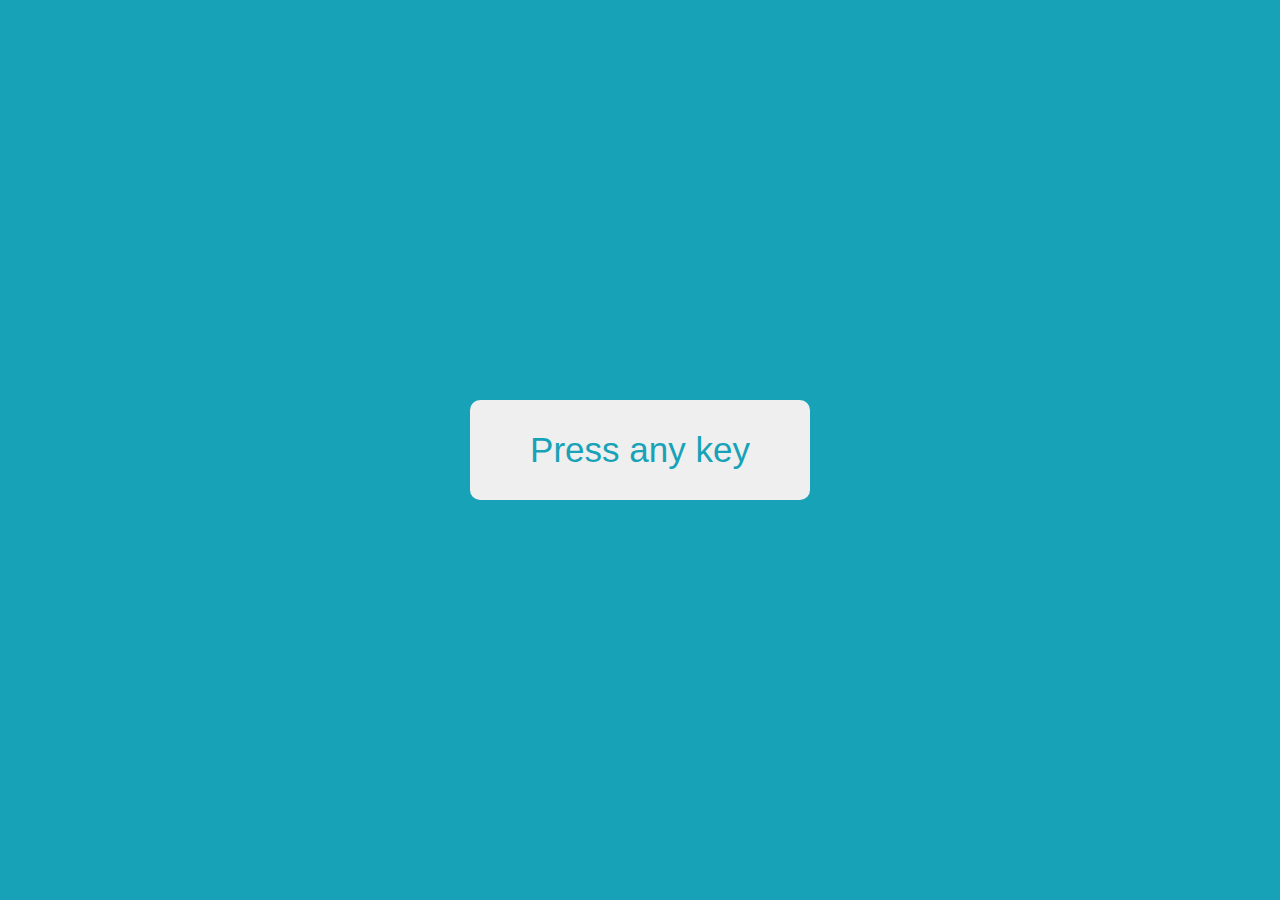
<file: DetectKey/index.html>
<!DOCTYPE html>
<html lang="en">
<head>
    <meta charset="UTF-8">
    <meta http-equiv="X-UA-Compatible" content="IE=edge">
    <meta name="viewport" content="width=device-width, initial-scale=1.0">
    <link rel="stylesheet" href="./index.css">
    <title>Detect Key</title>
</head>
<body>
    <button id="btnPress">Press any key</button>
    <div class="keyContainer">
        <div class="keyContainer__display">18</div>
        <div class="keyContainer__property">
            <div class="property__container">
                <div class="property__container-tittle">Key</div>
                <div class="property__container-value" id="key">Alt</div>
            </div>
            <div class="property__container">
                <div class="property__container-tittle">Location</div>
                <div class="property__container-value" id="location">1</div>
            </div>
            <div class="property__container">
                <div class="property__container-tittle">Which</div>
                <div class="property__container-value" id="which">18</div>
            </div>
            <div class="property__container">
                <div class="property__container-tittle">Code</div>
                <div class="property__container-value" id="code">AltLeft</div>
            </div>
        </div>
    </div>
</body>
<script src="./index.js"></script>
</html>
</file>
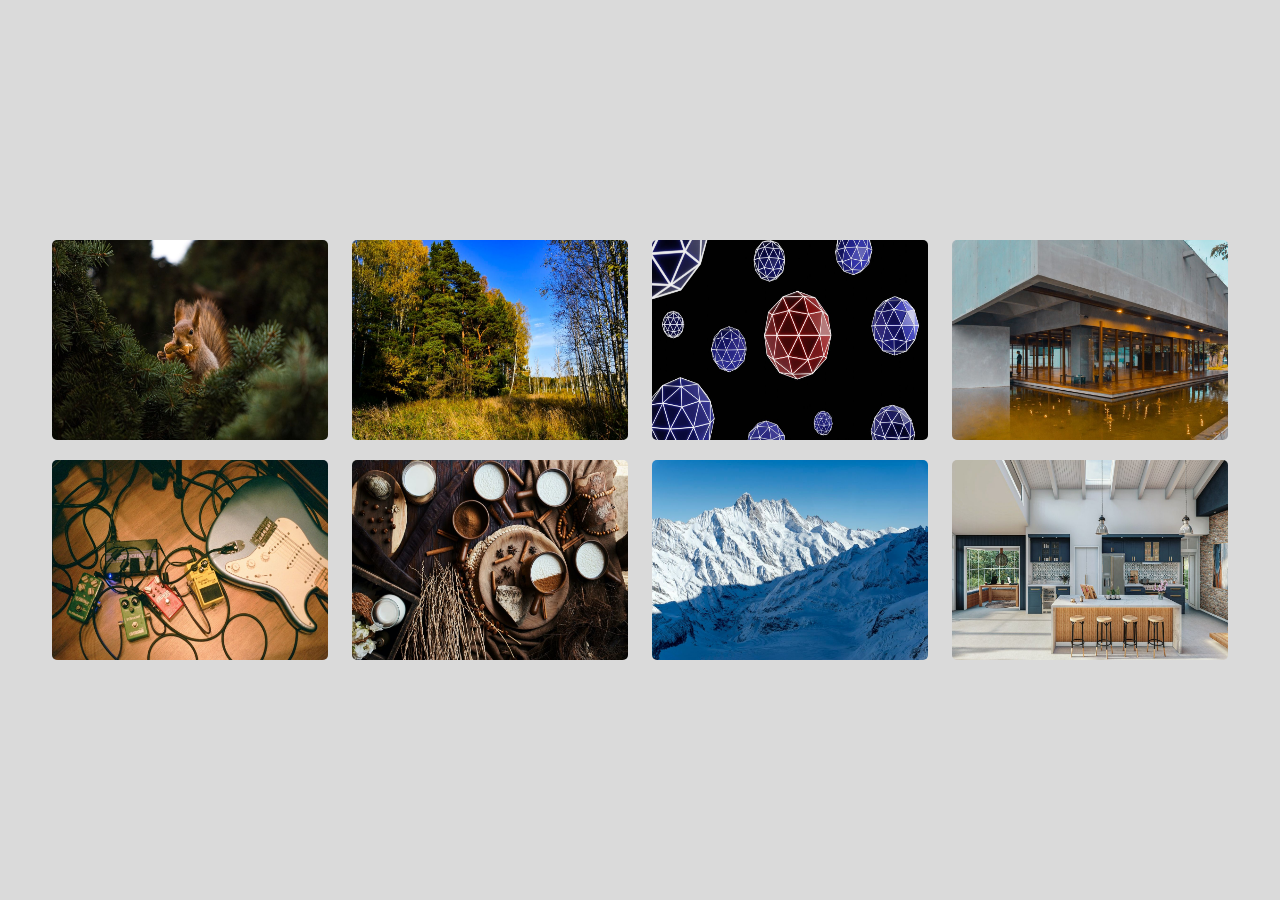
<file: ImageGallary/index.html>
<!DOCTYPE html>
<html lang="en">
<head>
    <meta charset="UTF-8">
    <meta http-equiv="X-UA-Compatible" content="IE=edge">
    <meta name="viewport" content="width=device-width, initial-scale=1.0">
    <link rel="stylesheet" href="https://cdnjs.cloudflare.com/ajax/libs/font-awesome/6.0.0-beta3/css/all.min.css" integrity="sha512-Fo3rlrZj/k7ujTnHg4CGR2D7kSs0v4LLanw2qksYuRlEzO+tcaEPQogQ0KaoGN26/zrn20ImR1DfuLWnOo7aBA==" crossorigin="anonymous" referrerpolicy="no-referrer" />
    <link rel="stylesheet" href="./index.css">
    <title>Image Gallary</title>
</head>
<body>
    <div class="wrapper">
        <div class="image">
            <img src="./Image/img1.jpeg" alt="img1">
        </div>
        <!-- Img -->
        <div class="image">
            <img src="./Image/img2.jpeg" alt="img2">
        </div>
        <!-- Img -->
        <div class="image">
            <img src="./Image/img3.jpeg" alt="img3">
        </div>
        <!-- Img -->
        <div class="image">
            <img src="./Image/img4.jpeg" alt="img4">
        </div>
        <!-- Img -->
        <div class="image">
            <img src="./Image/img5.jpeg" alt="img5">
        </div>
        <!-- Img -->
        <div class="image">
            <img src="./Image/img6.jpeg" alt="img6">
        </div>
        <!-- Img -->
        <div class="image">
            <img src="./Image/img7.jpeg" alt="img7">
        </div>
        <!-- Img -->
        <div class="image">
            <img src="./Image/img8.jpeg" alt="img8">
        </div>
        <!-- Img -->
    </div>
    <div class="gallary">
        <div class="gallary__close"><i class="fas fa-times"></i></div>
        <div class="gallary__image">
            <img src="./Image/img2.jpeg" alt="">
        </div>
        <div class="gallary__control gallary__control--prev"><i class="fas fa-chevron-left"></i></div>
        <div class="gallary__control gallary__control--next"><i class="fas fa-chevron-right"></i></div>
    </div>
</body>
<script src="./index.js"></script>
</html>
</file>
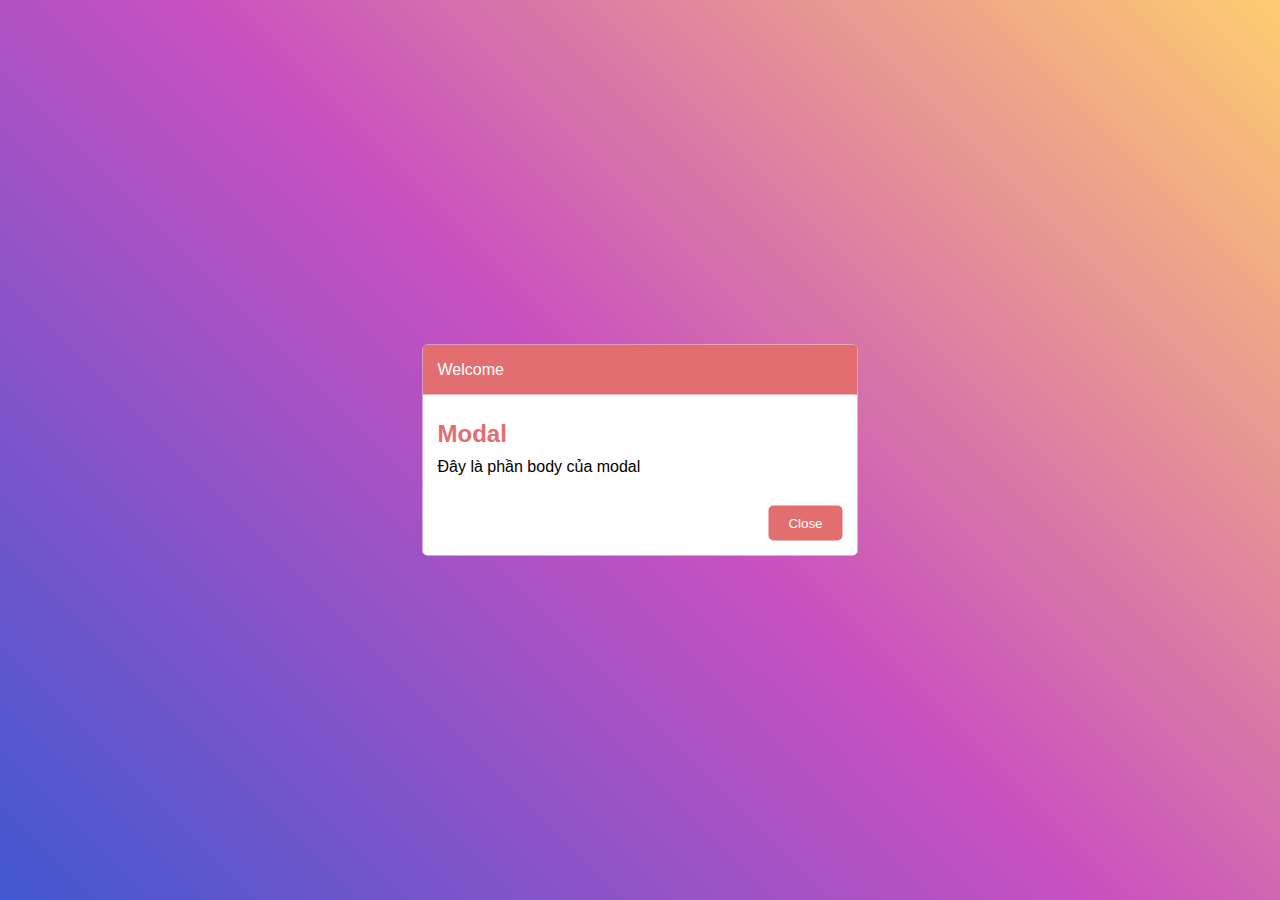
<file: Modal/index.html>
<!DOCTYPE html>
<html lang="en">
<head>
    <meta charset="UTF-8">
    <meta http-equiv="X-UA-Compatible" content="IE=edge">
    <meta name="viewport" content="width=device-width, initial-scale=1.0">
    <link rel="stylesheet" href="https://cdnjs.cloudflare.com/ajax/libs/font-awesome/6.0.0-beta3/css/all.min.css" integrity="sha512-Fo3rlrZj/k7ujTnHg4CGR2D7kSs0v4LLanw2qksYuRlEzO+tcaEPQogQ0KaoGN26/zrn20ImR1DfuLWnOo7aBA==" crossorigin="anonymous" referrerpolicy="no-referrer" />
    <link rel="stylesheet" href="./index.css">
    <title>Modal</title>
</head>
<body>
    <button class="open" onclick="openModal()">Open Modal</button>
    <div class="blur" onclick="closeModal()"></div>
    <div class="modal">
        <div class="modal__header">
            <span>Welcome</span>
            <i class="fas fa-times" onclick="closeModal()"></i>
        </div>
        <div class="modal__body">
            <h2>Modal</h2>
            <p>Đây là phần body của modal</p>
        </div>
        <div class="modal__footer">
            <button onclick="closeModal()">Close</button>
        </div>
    </div>
</body>
<script src="./index.js"></script>
</html>
</file>
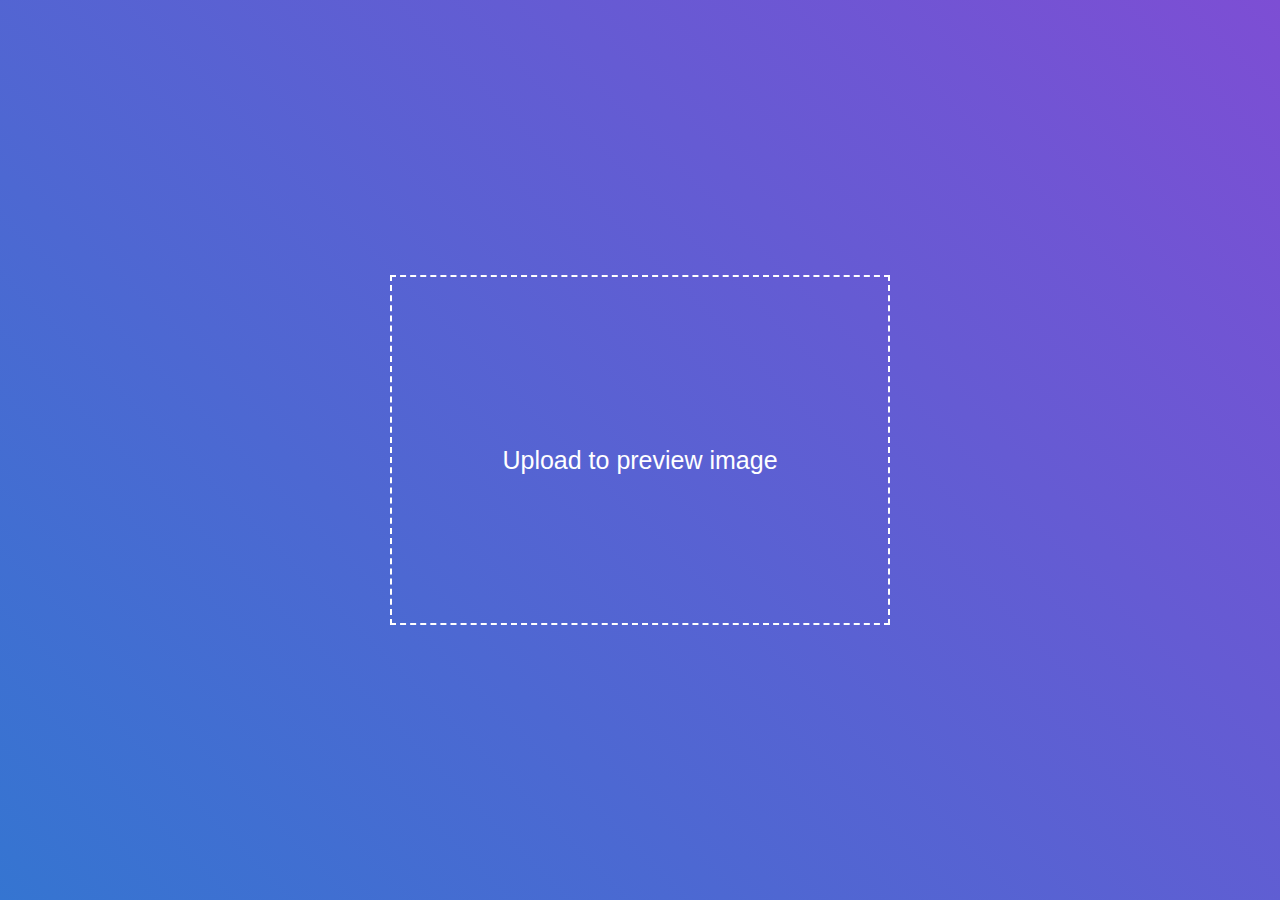
<file: PreviewImage/index.html>
<!DOCTYPE html>
<html lang="en">
<head>
    <meta charset="UTF-8">
    <meta http-equiv="X-UA-Compatible" content="IE=edge">
    <meta name="viewport" content="width=device-width, initial-scale=1.0">
    <meta name="viewport" content="width=device-width, initial-scale=1.0">
    <link rel="stylesheet" href="https://cdnjs.cloudflare.com/ajax/libs/font-awesome/6.0.0-beta3/css/all.min.css" integrity="sha512-Fo3rlrZj/k7ujTnHg4CGR2D7kSs0v4LLanw2qksYuRlEzO+tcaEPQogQ0KaoGN26/zrn20ImR1DfuLWnOo7aBA==" crossorigin="anonymous" referrerpolicy="no-referrer" />
    <link rel="stylesheet" href="./index.css">
    <title>Preview Image</title>
</head>
<body>
    <div class="container">
        <label for="input-img" class="preview">
            <i class="fas fa-cloud-upload-alt"></i>
            <span>Upload to preview image</span>
        </label>
        <input type="file" id="input-img">
    </div>
</body> 
<script src="./index.js"></script>
</html>
</file>
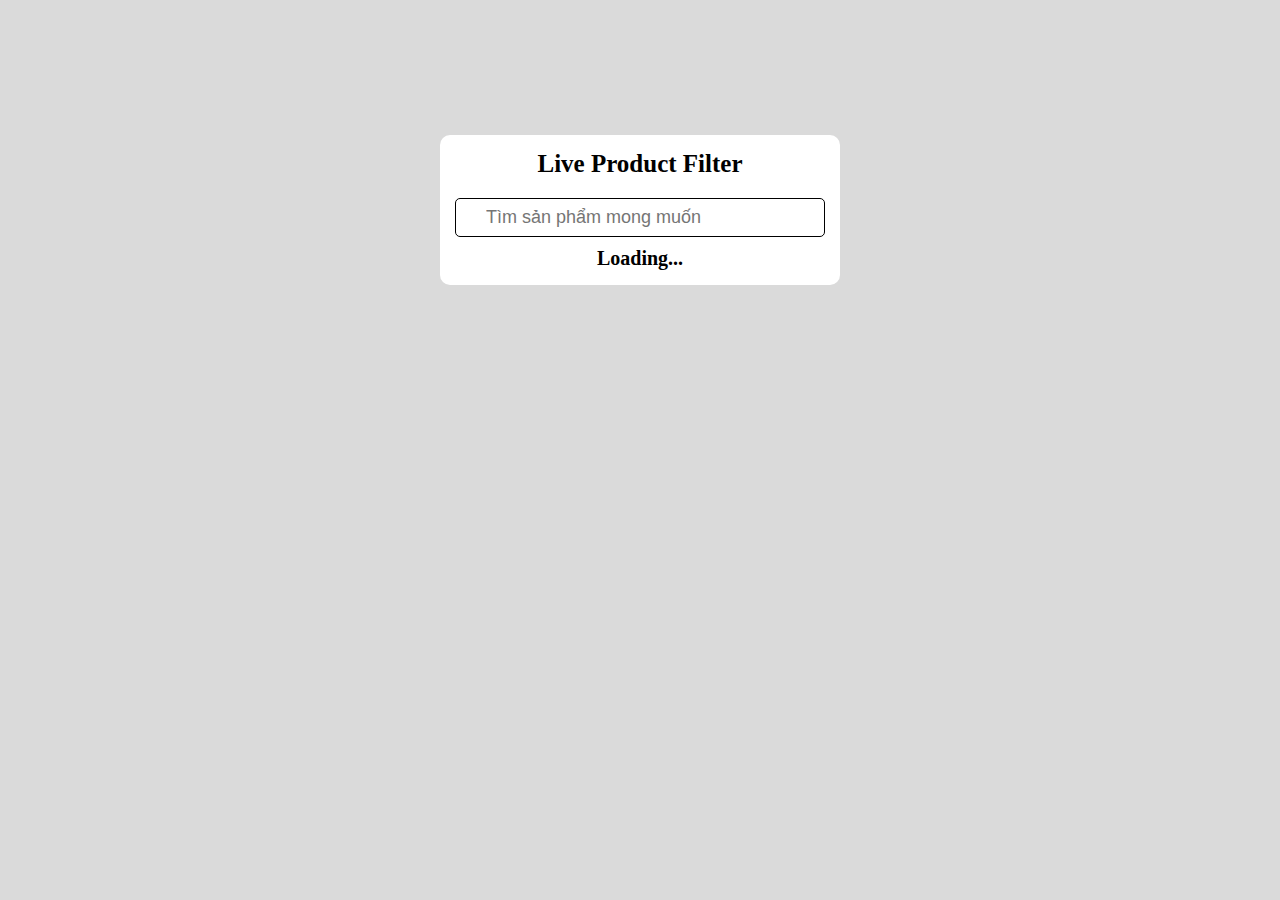
<file: ProductFilter/index.html>
<!DOCTYPE html>
<html lang="en">
<head>
    <meta charset="UTF-8">
    <meta http-equiv="X-UA-Compatible" content="IE=edge">
    <meta name="viewport" content="width=device-width, initial-scale=1.0">
    <link rel="stylesheet" href="https://cdnjs.cloudflare.com/ajax/libs/font-awesome/6.0.0-beta3/css/all.min.css" integrity="sha512-Fo3rlrZj/k7ujTnHg4CGR2D7kSs0v4LLanw2qksYuRlEzO+tcaEPQogQ0KaoGN26/zrn20ImR1DfuLWnOo7aBA==" crossorigin="anonymous" referrerpolicy="no-referrer" />
    <link rel="stylesheet" href="./index.css">
    <title>Product Filter</title>
</head>
<body>
    <div class="container">
        <h3>Live Product Filter</h3>
        <div class="container__search">
            <i class="fas fa-search"></i>
            <input type="text" name="search" placeholder="Tìm sản phẩm mong muốn" id="search">
        </div>
        <ul class="container__list">
            <div style="font-size: 20px; font-weight: bolder;">Loading...</div>
        </ul>
    </div>
</body>
<script src="./index.js"></script>
</html>
</file>
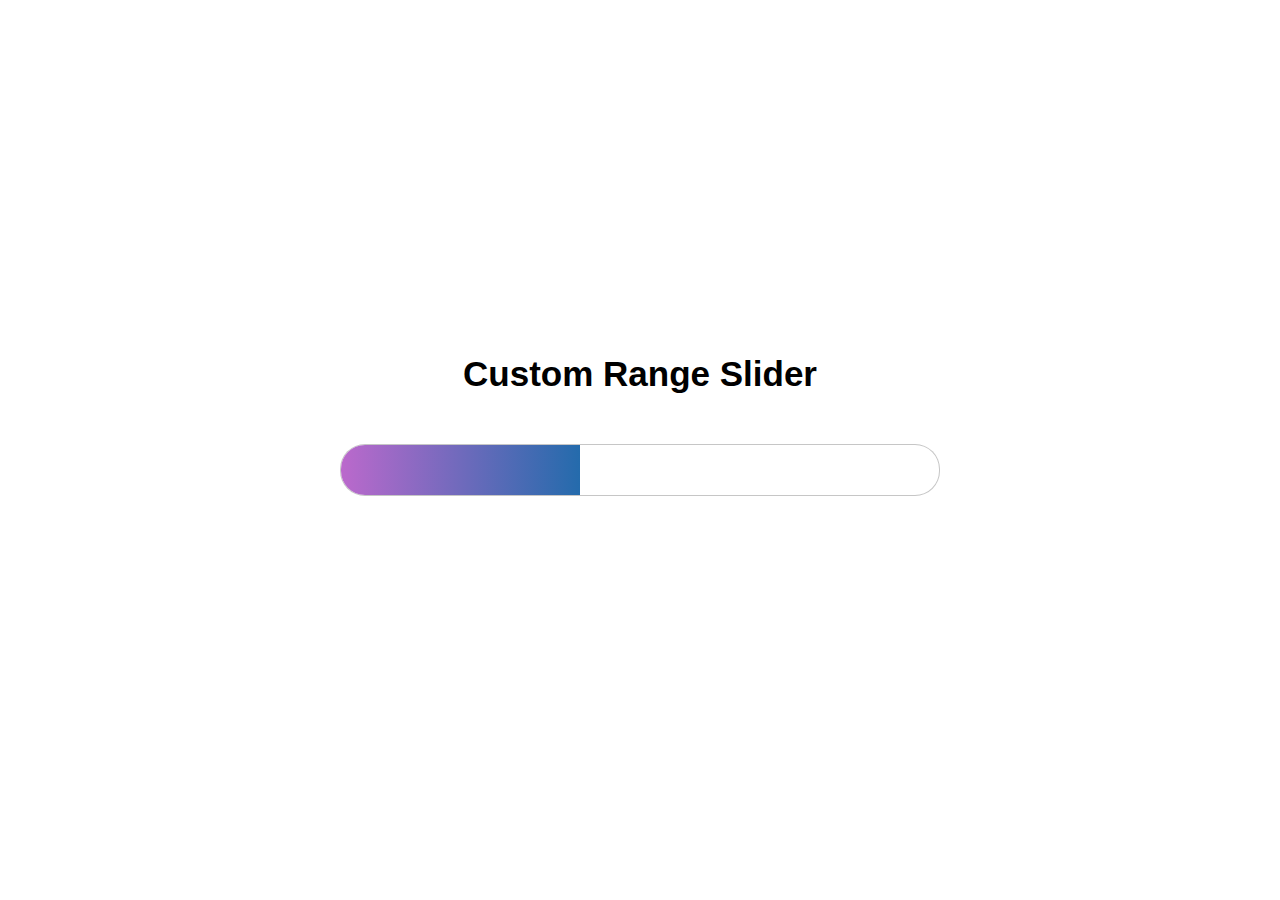
<file: RangeSlider/index.html>
<!DOCTYPE html>
<html lang="en">
<head>
    <meta charset="UTF-8">
    <meta http-equiv="X-UA-Compatible" content="IE=edge">
    <meta name="viewport" content="width=device-width, initial-scale=1.0">
    <link rel="stylesheet" href="./index.css">
    <title>Range Slider</title>
</head>
<body>
    <div>
        <h2>Custom Range Slider</h2>
    </div>
    <div class="container">
        <div class="slider"></div>
    </div>
</body>
<script src="./index.js"></script>
</html>
</file>
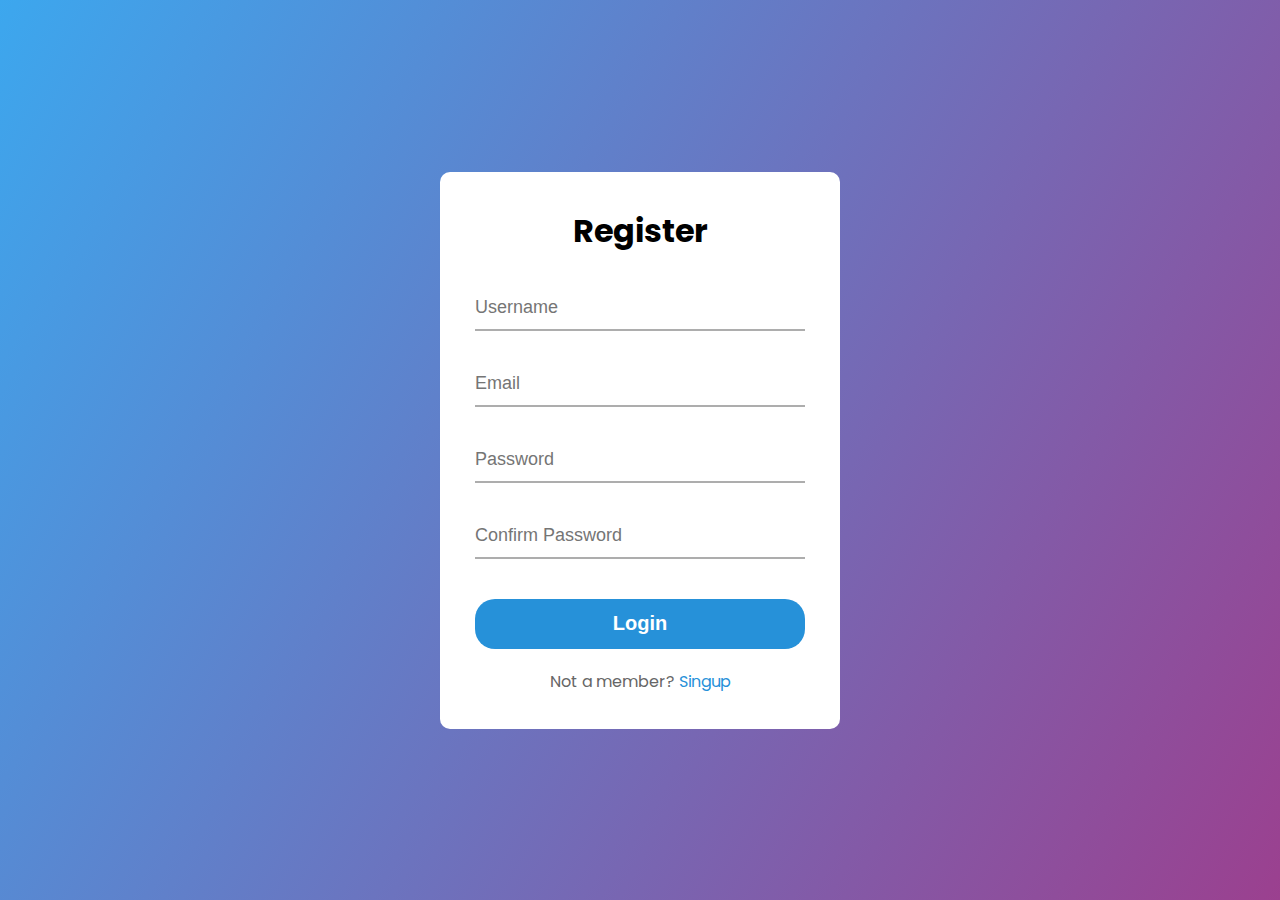
<file: Register/index.html>
<!DOCTYPE html>
<html lang="en">
<head>
    <meta charset="UTF-8">
    <meta http-equiv="X-UA-Compatible" content="IE=edge">
    <meta name="viewport" content="width=device-width, initial-scale=1.0">
    <link rel="stylesheet" href="https://cdnjs.cloudflare.com/ajax/libs/font-awesome/6.0.0-beta3/css/all.min.css" integrity="sha512-Fo3rlrZj/k7ujTnHg4CGR2D7kSs0v4LLanw2qksYuRlEzO+tcaEPQogQ0KaoGN26/zrn20ImR1DfuLWnOo7aBA==" crossorigin="anonymous" referrerpolicy="no-referrer" />
    <link rel="stylesheet" href="./index.css">
    <title>Register</title>
</head>
<body>
    <div class="register">
        <h2>Register</h2>
        <div class="register__form">
            <input type="text" name="Username" class="register__form-input" placeholder="Username" id="username">
            <div class="register__form-line"></div>
            <div class="notice"></div>
        </div>
        <div class="register__form">
            <input type="text" name="Email" class="register__form-input" placeholder="Email" id="email">
            <div class="register__form-line"></div>
            <div class="notice"></div>  
        </div>
        <div class="register__form">
            <input type="password" name="Password" class="register__form-input" placeholder="Password" id="password">
            <i class="fas fa-eye showPass" onclick="togglePass(this)"></i>
            <i class="fas fa-eye-slash secretPass hide" onclick="togglePass(this)"></i>
            <div class="register__form-line"></div>
            <div class="notice"></div>
        </div>
        <div class="register__form">
            <input type="password" name="Confirm password" class="register__form-input" placeholder="Confirm Password" id="password2">
            <i class="fas fa-eye showPass" onclick="togglePass(this)"></i>
            <i class="fas fa-eye-slash secretPass hide" onclick="togglePass(this)"></i>
            <div class="register__form-line"></div>
            <div class="notice"></div>
        </div>
        <div class="register__footer">
            <button id="login">Login</button>
            <div class="register__footer-signup">
                <p>Not a member? <a href="">Singup</a></p>
            </div>
        </div>
    </div>
</body>
<script src="./index.js"></script>
</html>
</file>
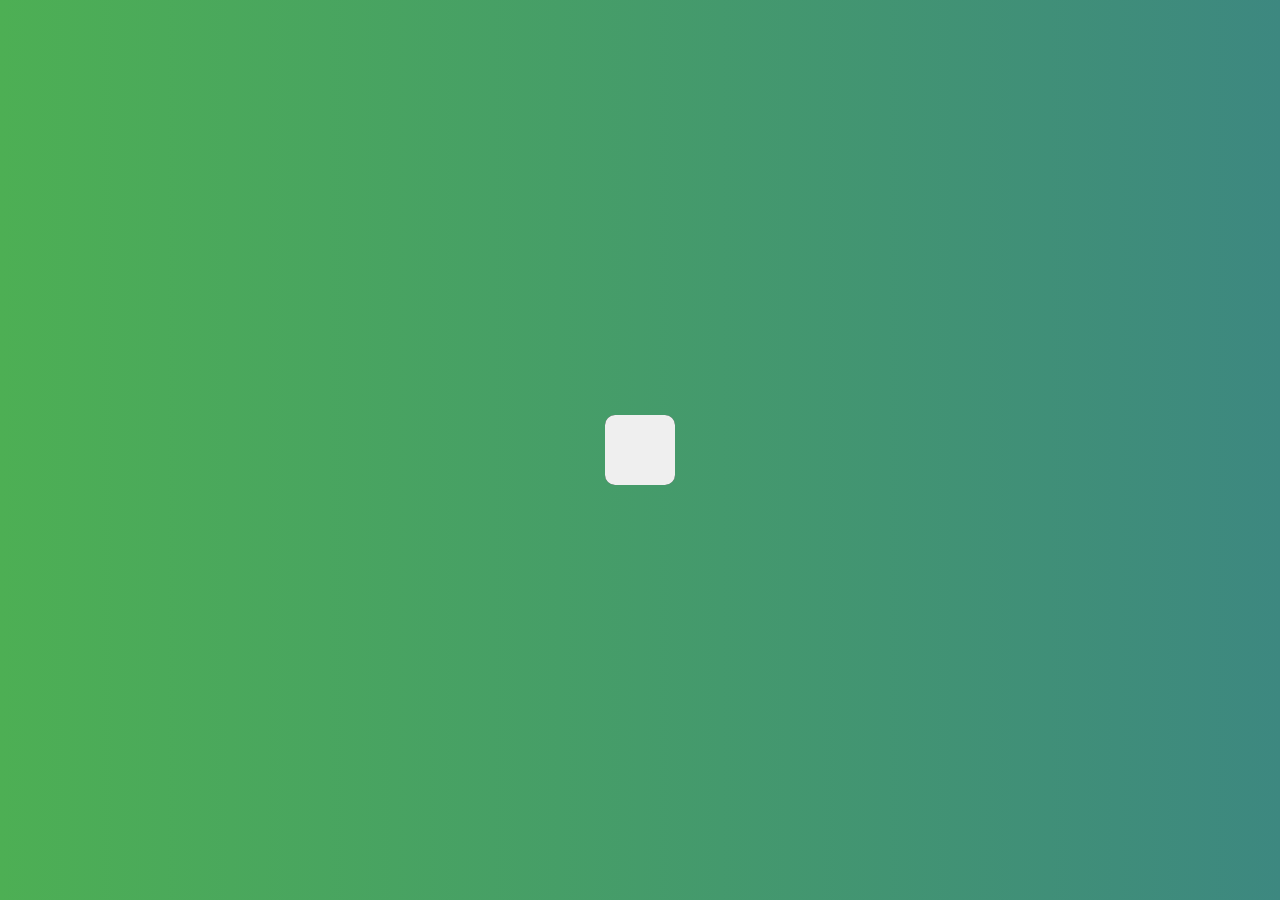
<file: SearchBox/index.html>
<!DOCTYPE html>
<html lang="en">
<head>
    <meta charset="UTF-8">
    <meta http-equiv="X-UA-Compatible" content="IE=edge">
    <meta name="viewport" content="width=device-width, initial-scale=1.0">
    <link rel="stylesheet" href="https://cdnjs.cloudflare.com/ajax/libs/font-awesome/6.0.0-beta3/css/all.min.css" integrity="sha512-Fo3rlrZj/k7ujTnHg4CGR2D7kSs0v4LLanw2qksYuRlEzO+tcaEPQogQ0KaoGN26/zrn20ImR1DfuLWnOo7aBA==" crossorigin="anonymous" referrerpolicy="no-referrer" />
    <link rel="stylesheet" href="./index.css">
    <title>Search Box</title>
</head>
<body>
    <div class="searchBox">
        <input type="text" class="searchBox__input">
        <button class="searchBox__search" onclick="showInput(this)">
            <i class="fas fa-search"></i>
        </button>
    </div>
</body>
<script>
    const showInput = btn => {
        btn.parentElement.classList.toggle("show")
        btn.previousElementSibling.focus()
    }
</script>
</html>
</file>
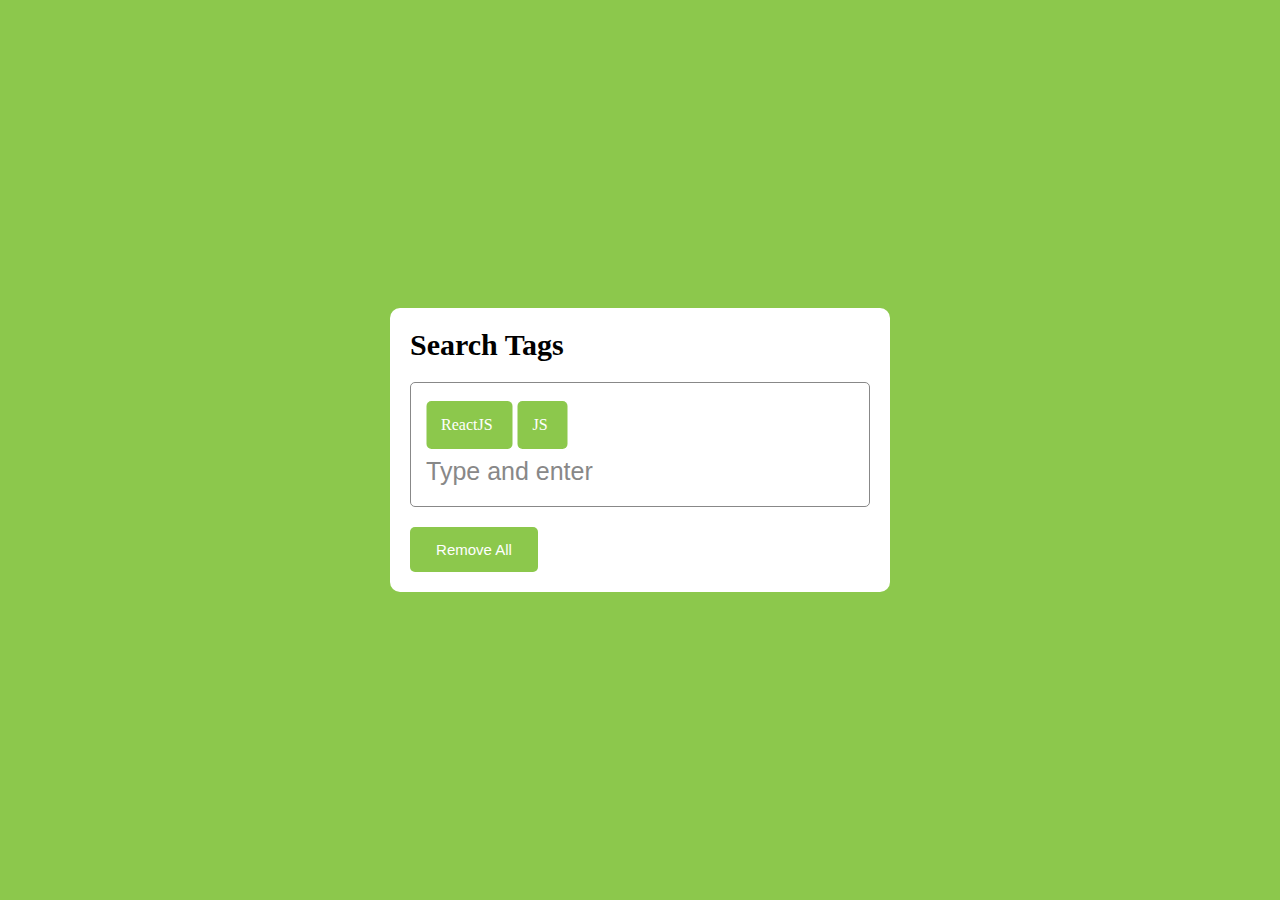
<file: SearchTags/index.html>
<!DOCTYPE html>
<html lang="en">
<head>
    <meta charset="UTF-8">
    <meta http-equiv="X-UA-Compatible" content="IE=edge">
    <meta name="viewport" content="width=device-width, initial-scale=1.0">
    <link rel="stylesheet" href="https://cdnjs.cloudflare.com/ajax/libs/font-awesome/6.0.0-beta3/css/all.min.css" integrity="sha512-Fo3rlrZj/k7ujTnHg4CGR2D7kSs0v4LLanw2qksYuRlEzO+tcaEPQogQ0KaoGN26/zrn20ImR1DfuLWnOo7aBA==" crossorigin="anonymous" referrerpolicy="no-referrer" />
    <link rel="stylesheet" href="./index.css">
    <title>Search Tags</title>
</head>
<body>
    <div class="container">
        <h2>Search Tags</h2>
        <ul class="container__wrapper">
            <input type="text" class="container__wrapper-input" placeholder="Type and enter" value="">
        </ul>
        <button onclick="removeAll()">Remove All</button>
    </div>
</body>
<script src="./index.js"></script>
</html>
</file>
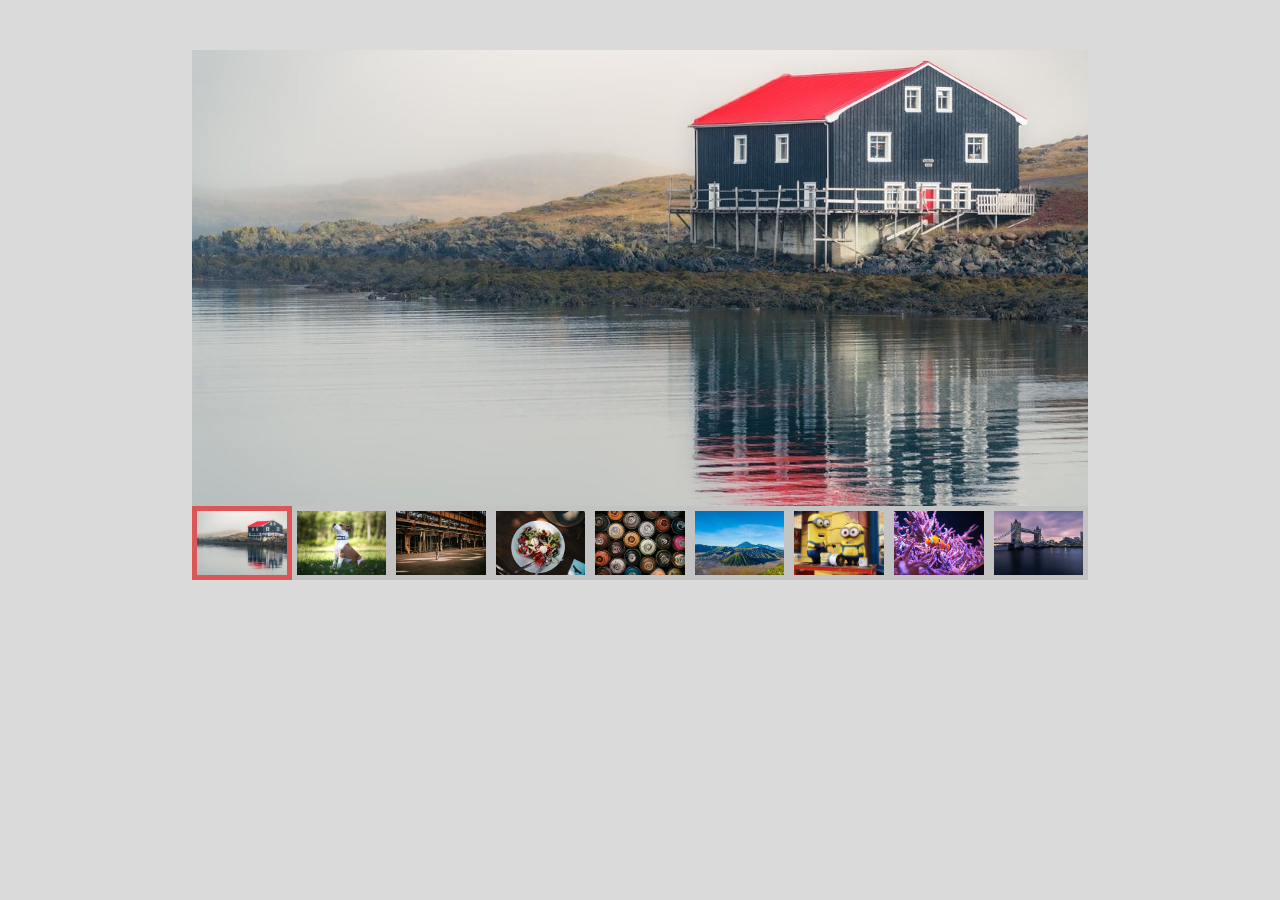
<file: SlideShow/index.html>
<!DOCTYPE html>
<html lang="en">
<head>
    <meta charset="UTF-8">
    <meta http-equiv="X-UA-Compatible" content="IE=edge">
    <meta name="viewport" content="width=device-width, initial-scale=1.0">
    <link rel="stylesheet" href="https://cdnjs.cloudflare.com/ajax/libs/font-awesome/6.0.0-beta3/css/all.min.css" integrity="sha512-Fo3rlrZj/k7ujTnHg4CGR2D7kSs0v4LLanw2qksYuRlEzO+tcaEPQogQ0KaoGN26/zrn20ImR1DfuLWnOo7aBA==" crossorigin="anonymous" referrerpolicy="no-referrer" />
    <link rel="stylesheet" href="./index.css">
    <title>Slide Show</title>
</head>
<body>
    <div class="container">
        <div class="largeImg">
            <img id="largeImg" src="./Img/img1.jpeg" alt="">
            <i class="fas fa-chevron-left largeImg__left" onclick="prevImg()"></i>
            <i class="fas fa-chevron-right largeImg__right" onclick="nextImg()"></i>
        </div>
        <div class="listImg">
            <div class="listImg__item active">
                <img src="./Img/img1.jpeg" alt="">
            </div>
            <div class="listImg__item">
                <img src="./Img/img2.jpeg" alt="">
            </div>
            <div class="listImg__item">
                <img src="./Img/img3.jpeg" alt="">
            </div>
            <div class="listImg__item">
                <img src="./Img/img4.jpeg" alt="">
            </div>
            <div class="listImg__item">
                <img src="./Img/img5.jpeg" alt="">
            </div>
            <div class="listImg__item">
                <img src="./Img/img6.jpeg" alt="">
            </div>
            <div class="listImg__item">
                <img src="./Img/img7.jpeg" alt="">
            </div>
            <div class="listImg__item">
                <img src="./Img/img8.jpeg" alt="">
            </div>
            <div class="listImg__item">
                <img src="./Img/img9.jpeg" alt="">
            </div>
        </div>
    </div>
</body>
<script src="./index.js"></script>
</html>
</file>
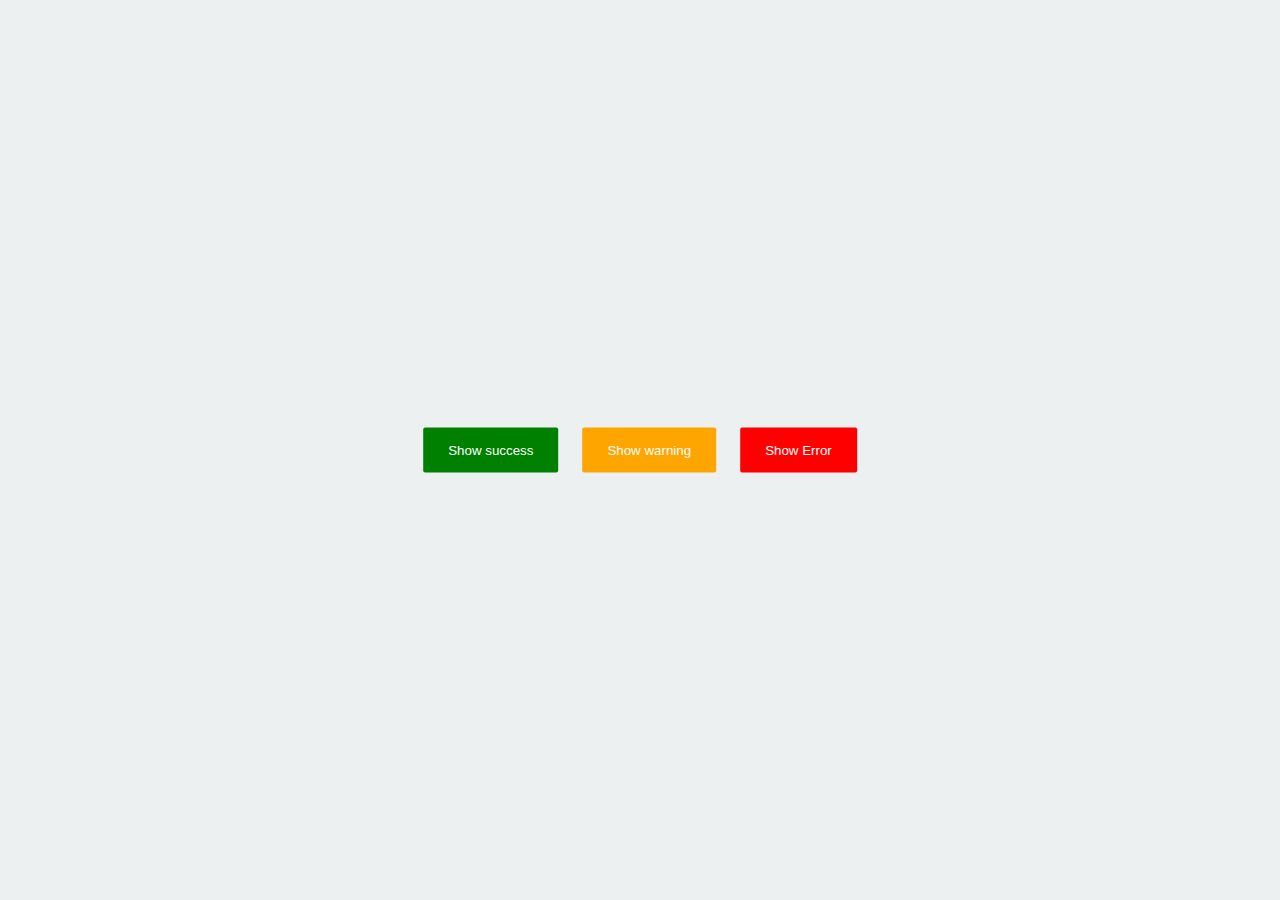
<file: Toast/index.html>
<!DOCTYPE html>
<html lang="en">
<head>
    <meta charset="UTF-8">
    <meta http-equiv="X-UA-Compatible" content="IE=edge">
    <meta name="viewport" content="width=device-width, initial-scale=1.0">
    <link rel="stylesheet" href="https://cdnjs.cloudflare.com/ajax/libs/font-awesome/6.0.0-beta3/css/all.min.css" integrity="sha512-Fo3rlrZj/k7ujTnHg4CGR2D7kSs0v4LLanw2qksYuRlEzO+tcaEPQogQ0KaoGN26/zrn20ImR1DfuLWnOo7aBA==" crossorigin="anonymous" referrerpolicy="no-referrer" />
    <link rel="stylesheet" href="./index.css">
    <title>Toast notification</title>
</head>
<body>
    <div class="button">
        <button class="button__success" onclick="renderToast('toast__success')">Show success</button>
        <button class="button__warning" onclick="renderToast('toast__warning')">Show warning</button>
        <button class="button__error" onclick="renderToast('toast__error')">Show Error</button>
    </div>
    <div class="toast">
        <!-- <div class="toast__notification" id="toast__success">
            <i class="fas fa-check-circle"></i>
            <p>This is a succes message</p>
            <span class="toast__notification-line"></span>
        </div> -->
    </div>
</body>
<script src="./index.js"></script>
</html>
</file>
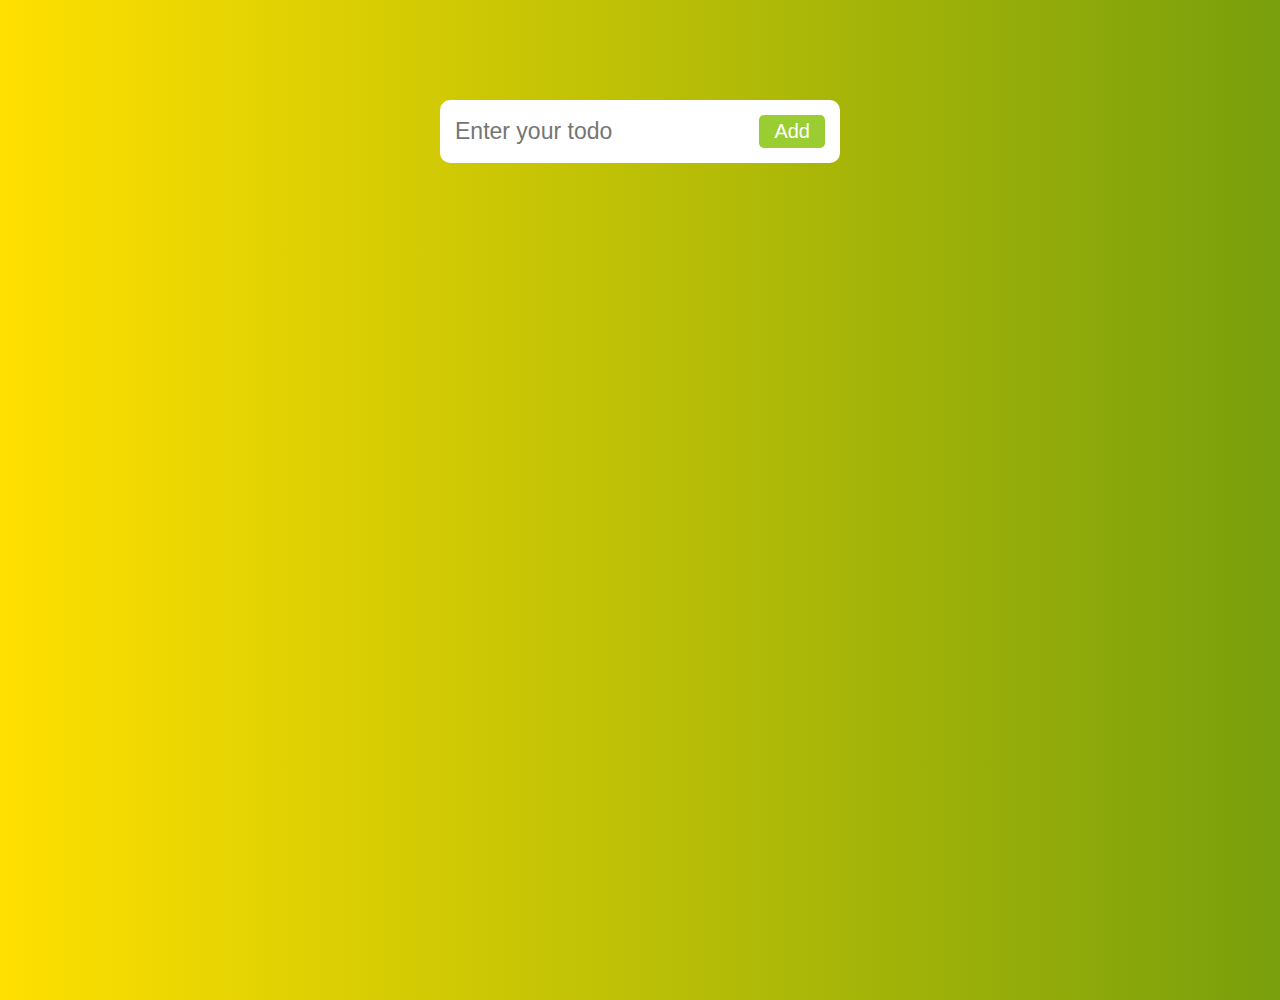
<file: Todolist/index.html>
<!DOCTYPE html>
<html lang="en">
<head>
    <meta charset="UTF-8">
    <meta http-equiv="X-UA-Compatible" content="IE=edge">
    <meta name="viewport" content="width=device-width, initial-scale=1.0">
    <link rel="stylesheet" href="https://cdnjs.cloudflare.com/ajax/libs/font-awesome/6.0.0-beta3/css/all.min.css" integrity="sha512-Fo3rlrZj/k7ujTnHg4CGR2D7kSs0v4LLanw2qksYuRlEzO+tcaEPQogQ0KaoGN26/zrn20ImR1DfuLWnOo7aBA==" crossorigin="anonymous" referrerpolicy="no-referrer" />
    <link rel="stylesheet" href="./index.css">
    <title>Todo list</title>
</head>
<body>
    <div class="todo">
        <form class="todo__input" id="form">
            <input id="input" type="text" placeholder="Enter your todo">
            <button>Add</button>
        </form>
        <ul class="todo__list" id="list_todo">
        </ul>
    </div>
</body>
<script src="./index.js"></script>
</html>
</file>
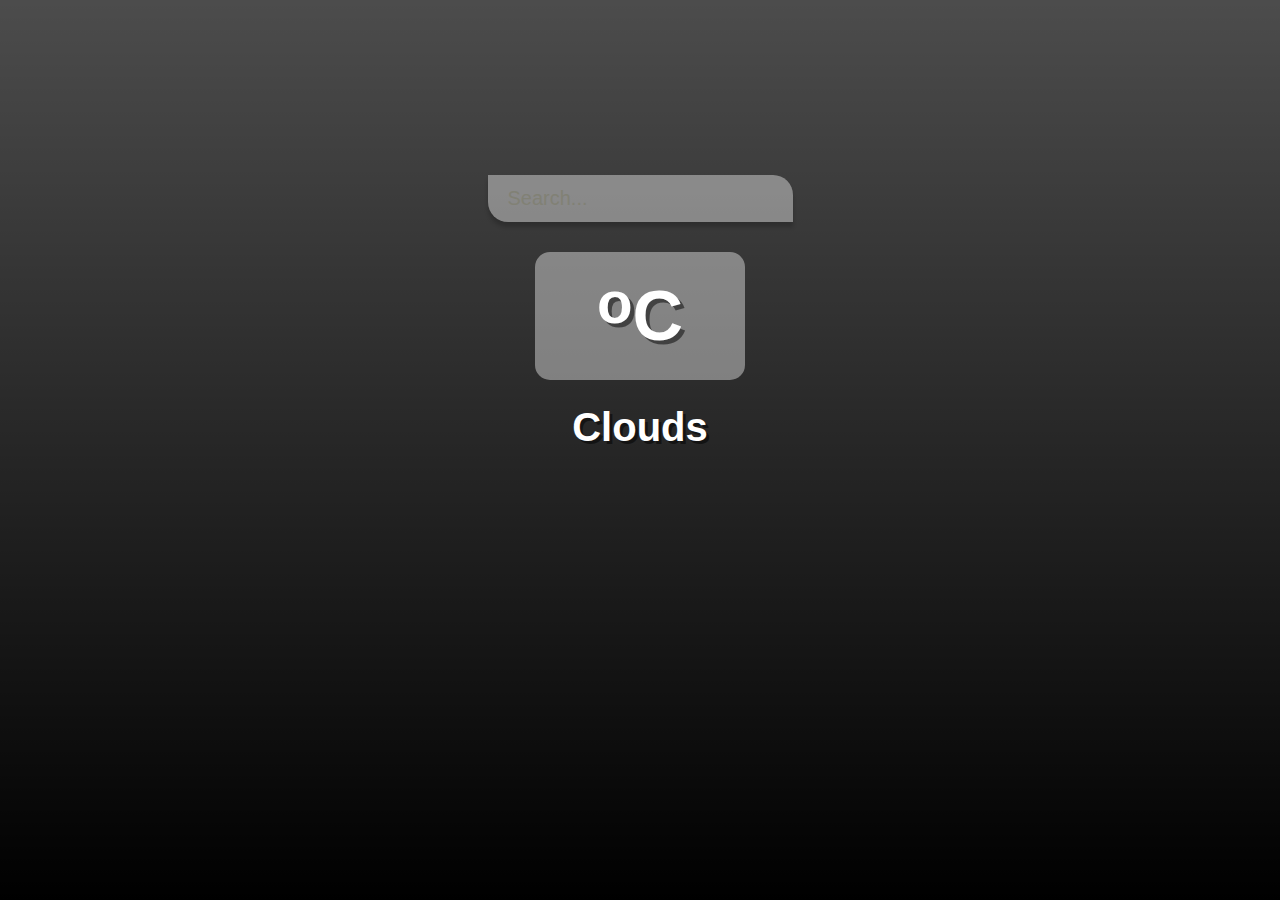
<file: WeatheraApp/index.html>
<!DOCTYPE html>
<html lang="en">
<head>
    <meta charset="UTF-8">
    <meta http-equiv="X-UA-Compatible" content="IE=edge">
    <meta name="viewport" content="width=device-width, initial-scale=1.0">
    <link rel="stylesheet" href="https://cdnjs.cloudflare.com/ajax/libs/font-awesome/6.0.0-beta3/css/all.min.css" integrity="sha512-Fo3rlrZj/k7ujTnHg4CGR2D7kSs0v4LLanw2qksYuRlEzO+tcaEPQogQ0KaoGN26/zrn20ImR1DfuLWnOo7aBA==" crossorigin="anonymous" referrerpolicy="no-referrer" />
    <link rel="stylesheet" href="./index.css">
    <title>Weather App</title>
</head>
<body class="background">
    <div class="weather">
        <div>
            <input id="input" type="text" placeholder="Search...">
        </div>
        <div class="weather__tittle">
            <div class="weather__tittle-country">
                <span id="city"></span>
                <span id="country"></span>
            </div>
            <div class="weather__tittle-date">
                <span id="date"></span>
            </div>
        </div>
        <div class="weather__celsius">
            <span id="temperature"></span>
            <span><sup>o</sup></span>
            <span>C</span>
        </div>
        <div class="weather__weather">
            <span>Clouds</span>
        </div>
        <ul>
            <li>
                <div class="weather__icon">
                    <i class="far fa-eye"></i>
                </div>
                <span id="visibility"></span>
            </li>
            <li>
                <div class="weather__icon">
                    <i class="fas fa-wind"></i>
                </div>
                <span id="wind"></span>
            </li>
            <li>
                <div class="weather__icon">
                    <i class="fas fa-cloud-sun"></i>
                </div>
                <span id="cloud"></span>
            </li>
        </ul>
    </div>
</body>
<script src="./index.js"></script>
</html>
</file>
<file: DetectKey/index.css>
* {
  margin: 0;
  padding: 0;
  box-sizing: border-box;
}

body {
  background-color: #17A2B8;
  display: flex;
  height: 100vh;
  align-items: center;
  justify-content: center;
}

button {
  color: #17A2B8;
  padding: 30px 60px;
  outline: none;
  border: none;
  font-size: 35px;
  border-radius: 10px;
}

.keyContainer {
  display: none;
}
.keyContainer__display {
  height: 200px;
  width: 200px;
  border: 6px solid white;
  border-radius: 50%;
  font-size: 80px;
  font-weight: bolder;
  color: white;
  margin: 0 auto;
  display: flex;
  justify-content: center;
  align-items: center;
}
.keyContainer__property {
  margin-top: 100px;
  display: flex;
  justify-content: space-between;
  align-items: center;
  text-align: center;
}
.keyContainer__property .property__container {
  height: 100px;
  width: 300px;
  margin: 0 20px;
  border-radius: 10px;
  overflow: hidden;
}
.keyContainer__property .property__container div {
  width: 100%;
  height: 50%;
  display: flex;
  align-items: center;
  justify-content: center;
  font-size: 22px;
}
.keyContainer__property .property__container-tittle {
  background-color: #78C0C9;
  color: white;
}
.keyContainer__property .property__container-value {
  background-color: white;
  color: black;
  text-transform: capitalize;
}

.show {
  display: block;
}

.hide {
  display: none;
}

/*# sourceMappingURL=index.css.map */
</file>
<file: ImageGallary/index.css>
* {
  margin: 0;
  padding: 0;
  box-sizing: border-box;
}

body {
  background-color: #DADADA;
  display: flex;
  justify-content: center;
  align-items: center;
  height: 100vh;
}

.wrapper {
  width: 1200px;
  display: flex;
  flex-wrap: wrap;
  justify-content: space-between;
}
.wrapper .image {
  width: 23%;
  height: 200px;
  border-radius: 5px;
  overflow: hidden;
  margin: 10px auto;
  cursor: pointer;
}
.wrapper .image img {
  width: 100%;
  height: 100%;
  object-fit: fill;
  object-position: center;
  transition: 0.2s;
}
.wrapper .image:hover img {
  transform: scale(1.2);
}

.gallary {
  position: fixed;
  height: 100%;
  width: 100%;
  display: flex;
  justify-content: center;
  align-items: center;
  background-color: rgba(0, 0, 0, 0.6);
  color: white;
  opacity: 0;
  pointer-events: none;
  transform: scale(0.6);
  transition: 0.3s;
}
.gallary__close {
  position: absolute;
  top: 25px;
  right: 25px;
  font-size: 30px;
  cursor: pointer;
}
.gallary__image {
  width: 80%;
  height: 80%;
}
.gallary__image img {
  width: 100%;
  height: 100%;
}
.gallary__control {
  position: absolute;
  font-size: 30px;
  cursor: pointer;
}
.gallary__control--prev {
  left: 10px;
}
.gallary__control--next {
  right: 10px;
}

.show {
  opacity: 100;
  pointer-events: all;
  transform: scale(1);
}

.hide {
  display: none;
}

/*# sourceMappingURL=index.css.map */
</file>
<file: Modal/index.css>
* {
  margin: 0;
  padding: 0;
  box-sizing: border-box;
}

body {
  height: 100vh;
  background: linear-gradient(45deg, #4158d0 0%, #c850c0 50%, #ffcc70 100%);
  font-size: 62.5%;
  font-family: sans-serif;
  position: relative;
}

.open {
  padding: 20px 40px;
  border: none;
  outline: none;
  border-radius: 6px;
  font-size: 1.5rem;
  position: absolute;
  top: 50%;
  left: 50%;
  transform: translate(-50%, -50%);
  cursor: pointer;
}

.blur {
  background-color: rgba(0, 0, 0, 0.6);
  position: fixed;
  top: 0;
  height: 100vh;
  width: 100vw;
  display: none;
}

.modal {
  width: 435px;
  border-radius: 5px;
  background-color: white;
  overflow: hidden;
  font-size: 1rem;
  position: absolute;
  top: 50%;
  left: 50%;
  transform: translate(-50%, -50%);
  z-index: 1;
}
.modal__header {
  height: 50px;
  width: 100%;
  padding: 15px;
  background-color: #E26E70;
  color: white;
  display: flex;
  justify-content: space-between;
  align-items: center;
}
.modal__header i {
  cursor: pointer;
}
.modal__body {
  padding: 15px;
}
.modal__body h2 {
  font-size: 1.5rem;
  color: #E26E70;
  padding: 10px 0;
}
.modal__footer {
  padding: 15px;
  text-align: right;
}
.modal__footer button {
  width: 74px;
  height: 35px;
  border: none;
  outline: none;
  border-radius: 5px;
  background-color: #E26E70;
  color: white;
  cursor: pointer;
}

.hide {
  display: none;
}

/*# sourceMappingURL=index.css.map */
</file>
<file: PreviewImage/index.css>
* {
    margin: 0;
    padding: 0;
    box-sizing: border-box;
    font-family: sans-serif;
}

body {
    height: 100vh;
    background-image: linear-gradient(45deg, #3575d1, #7d4ed4);
    display: flex;
    justify-content: center;
    align-items: center;
}
.container {
    color: white;
    font-size: 25px;
}
.preview {
    width: 500px;
    height: 350px;
    border: 2px dashed white;
    display: flex;
    flex-direction: column;
    align-items: center;
    justify-content: center;
    cursor: pointer;
    position: relative;
}
i {
    font-size: 60px;
    margin-bottom: 20px;
}
img {
    object-fit: cover;
    width: 100%;
    height: 100%;
    position: absolute;
    top: 0;
    left: 0;
}
input{
    display: none;
}
</file>
<file: ProductFilter/index.css>
* {
  margin: 0;
  padding: 0;
  box-sizing: border-box;
}

body {
  min-height: 100vh;
  background: #DADADA;
  position: relative;
}

.container {
  position: absolute;
  top: 15%;
  left: 50%;
  transform: translateX(-50%);
  background-color: white;
  border-radius: 10px;
  width: 400px;
  text-align: center;
  padding: 15px;
}
.container h3 {
  font-size: 25px;
}
.container__search {
  margin-top: 20px;
  position: relative;
}
.container__search i {
  position: absolute;
  top: 50%;
  transform: translateY(-50%);
  left: 10px;
  color: #555555;
}
.container__search input {
  width: 100%;
  padding: 8px;
  outline: none;
  border: 1.5px solid black;
  border-radius: 5px;
  padding-left: 30px;
  font-size: 18px;
}
.container__search input::placeholder {
  font-size: 18px;
}
.container__list {
  width: 100%;
  list-style: none;
  margin-top: 10px;
  max-height: 400px;
  overflow-y: auto;
}
.container__list-item {
  width: 100%;
  display: flex;
  margin-top: 20px;
}
.container__list-item img {
  width: 15%;
}
.container__list-item-detail {
  flex: 1;
  display: flex;
  flex-direction: column;
  justify-content: center;
  align-items: center;
}
.container__list-item-detail h4 {
  color: #333;
  width: 60%;
  white-space: pre-wrap;
  overflow: hidden;
  text-overflow: ellipsis;
  -webkit-line-clamp: 1;
  -webkit-box-orient: vertical;
  display: -webkit-box;
}
.container__list-item-detail span {
  margin-top: 20px;
}

/*# sourceMappingURL=index.css.map */
</file>
<file: RangeSlider/index.css>
* {
  margin: 0;
  padding: 0;
  box-sizing: border-box;
  font-family: sans-serif;
}

body {
  height: 100vh;
  display: flex;
  flex-direction: column;
  justify-content: center;
  align-items: center;
}

h2 {
  transform: translateY(-50px);
  font-size: 35px;
}

.container {
  width: 600px;
  height: 52px;
  border: 1px solid #AAAA;
  border-radius: 25px;
  background-color: white;
  overflow: hidden;
  cursor: e-resize;
}
.container .slider {
  height: 100%;
  width: 40%;
  background: linear-gradient(to right, #bb69cc, #246bac);
  color: white;
  display: flex;
  justify-content: center;
  align-items: center;
}

/*# sourceMappingURL=index.css.map */
</file>
<file: Register/index.css>
@import url("https://fonts.googleapis.com/css2?family=Poppins:wght@200;300;400;500;600;700&display=swap");
* {
  margin: 0;
  padding: 0;
  box-sizing: border-box;
}

body {
  height: 100vh;
  background: linear-gradient(120deg, #3ca7ee, #9b408f);
  display: flex;
  justify-content: center;
  align-items: center;
  font-family: "Poppins";
}

.register {
  width: 400px;
  padding: 35px;
  border-radius: 10px;
  background-color: white;
  text-align: center;
  cursor: default;
}
.register h2 {
  font-size: 32px;
  font-weight: 700;
}
.register__form {
  position: relative;
  margin: 30px 0;
}
.register__form-input {
  border: none;
  outline: none;
  margin: 3px 0;
  background-color: transparent;
  height: 40px;
  width: 100%;
  font-size: 18px;
  padding-right: 20px;
}
.register__form-input::placeholder {
  font-style: inherit;
}
.register__form-input:focus + .register__form-line {
  z-index: 1;
  width: 100%;
}
.register__form i {
  position: absolute;
  right: 0;
  top: 30%;
  cursor: pointer;
}
.register__form::before {
  content: "";
  width: 100%;
  position: absolute;
  bottom: 0;
  border-bottom: 2px solid #ADADAD;
}
.register__form-line {
  width: 0;
  position: absolute;
  bottom: 0;
  z-index: 0;
  border-bottom: 2px solid #2691D9;
  transition: 0.5s;
}
.register__form .notice {
  position: absolute;
  bottom: -24px;
  font-size: 12px;
  color: #E74C3C;
}
.register__footer {
  padding-top: 10px;
}
.register__footer button {
  width: 100%;
  height: 50px;
  border: none;
  background-color: #2691D9;
  border-radius: 20px;
  color: white;
  font-weight: 700;
  font-size: 20px;
  cursor: pointer;
  transition: 0.5s;
}
.register__footer button:hover {
  background-color: #08609a;
}
.register__footer-signup {
  margin-top: 20px;
}
.register__footer-signup p {
  color: #666666;
}
.register__footer-signup a {
  text-decoration: none;
  color: #2691D9;
}

.error::before {
  border-bottom: 2px solid #E74C3C;
}

.hide {
  display: none;
}

/*# sourceMappingURL=index.css.map */
</file>
<file: SearchBox/index.css>
* {
  margin: 0;
  padding: 0;
  box-sizing: border-box;
}

body {
  height: 100vh;
  background: linear-gradient(to right, #4daf54, #3d8880);
  display: flex;
  justify-content: center;
  align-items: center;
}

.searchBox {
  display: flex;
  height: 70px;
  width: 70px;
  border-radius: 10px;
  overflow: hidden;
  position: relative;
  background: #242628;
}
.searchBox.show {
  width: 400px;
}
.searchBox__input {
  width: 100%;
  height: 100%;
  border: none;
  outline: none;
  background: transparent;
  color: white;
  font-size: 20px;
  padding: 20px 90px 20px 20px;
}
.searchBox__search {
  position: absolute;
  right: 0;
  top: 0;
  height: 70px;
  width: 70px;
  color: #242628;
  border: none;
  outline: none;
  font-size: 25px;
  cursor: pointer;
}

/*# sourceMappingURL=index.css.map */
</file>
<file: SearchTags/index.css>
* {
  margin: 0;
  padding: 0;
  box-sizing: border-box;
}

ul {
  list-style: none;
}

body {
  height: 100vh;
  display: flex;
  justify-content: center;
  align-items: center;
  background-color: #8CC84C;
}

.container {
  cursor: default;
  background-color: white;
  border-radius: 10px;
  padding: 20px;
  width: 500px;
}
.container h2 {
  font-size: 30px;
}
.container__wrapper {
  margin-top: 20px;
  border: 1px solid #888888;
  padding: 15px;
  border-radius: 5px;
  display: flex;
  flex-wrap: wrap;
}
.container__wrapper-tag {
  margin: 2.5px;
  transform: translateX(-2.5px);
  padding: 15px;
  border-radius: 5px;
  background-color: #8CC84C;
  color: white;
}
.container__wrapper-tag i {
  margin-left: 5px;
  cursor: pointer;
}
.container__wrapper-input {
  height: 40px;
  width: 100%;
  border: none;
  outline: none;
  font-size: 25px;
}
.container__wrapper-input::placeholder {
  color: #888888;
  font-size: 25px;
}
.container button {
  margin-top: 20px;
  height: 45px;
  width: 128px;
  border-radius: 5px;
  background-color: #8CC84C;
  color: white;
  border: none;
  outline: none;
  font-size: 15px;
  cursor: pointer;
}

/*# sourceMappingURL=index.css.map */
</file>
<file: SlideShow/index.css>
* {
  margin: 0;
  padding: 0;
  box-sizing: border-box;
}

body {
  background: #DADADA;
  display: flex;
  justify-content: center;
}

.container {
  margin-top: 50px;
  width: 70%;
}
.container .largeImg {
  width: 100%;
  height: 456px;
  color: white;
  font-size: 50px;
  position: relative;
}
.container .largeImg img {
  width: 100%;
  height: 100%;
  object-fit: cover;
  object-position: center;
}
.container .largeImg i {
  position: absolute;
  top: 50%;
  transform: translateY(-50%);
  cursor: pointer;
}
.container .largeImg__left {
  left: 10px;
}
.container .largeImg__right {
  right: 10px;
}
.container .listImg {
  display: flex;
  width: 100%;
}
.container .listImg__item {
  flex: 1;
  height: 74px;
  padding: 5px;
  background: #BBBB;
  cursor: pointer;
}
.container .listImg__item img {
  width: 100%;
  height: 100%;
  object-fit: cover;
  object-position: center;
}

.listImg__item.active {
  background: #DC5656;
}

/*# sourceMappingURL=index.css.map */
</file>
<file: Toast/index.css>
* {
  margin: 0;
  padding: 0;
  box-sizing: border-box;
}

body {
  background: #ECF0F1;
  min-height: 100vh;
  position: relative;
}

.button {
  position: absolute;
  top: 50%;
  left: 50%;
  transform: translate(-50%, -50%);
}
.button button {
  padding: 15px 25px;
  margin: 0 10px;
  border: none;
  border-radius: 2px;
  color: white;
  cursor: pointer;
}
.button__success {
  background-color: #008000;
}
.button__warning {
  background-color: #FFA500;
}
.button__error {
  background-color: #FF0000;
}

.toast {
  position: absolute;
  right: 25px;
  top: 20px;
}
.toast__notification {
  margin: 20px 0;
  padding: 15px;
  display: flex;
  align-items: center;
  border-radius: 5px;
  color: #FEF4F5;
  position: relative;
  overflow: hidden;
  animation: showToast 1s ease forwards;
}
.toast__notification i {
  margin-right: 10px;
  font-size: 30px;
}
.toast__notification p {
  font-size: 20px;
}
.toast__notification-line {
  position: absolute;
  height: 4px;
  bottom: 0;
  left: 0;
  animation: lineRun 4s linear forwards;
}

#toast__success {
  background-color: #8EC391;
  border-left: 5px solid #008000;
}
#toast__success span {
  background-color: #008000;
}
#toast__warning {
  background-color: #F4D291;
  border-left: 5px solid #FFA500;
}
#toast__warning span {
  background-color: #FFA500;
}
#toast__error {
  background-color: #F49091;
  border-left: 5px solid #FF0000;
}
#toast__error span {
  background-color: #FF0000;
}

@keyframes lineRun {
  20% {
    width: 100%;
  }
  100% {
    width: 0;
  }
}
@keyframes showToast {
  0% {
    transform: translateX(100%);
  }
  40% {
    transform: translateX(-10%);
  }
  80% {
    transform: translateX(0%);
  }
  100% {
    transform: translateX(-10px);
  }
}
@keyframes hideToast {
  0% {
    transform: translateX(-10px);
  }
  40% {
    transform: translateX(0%);
  }
  80% {
    transform: translateX(-10%);
  }
  100% {
    transform: translateX(120%);
  }
}

/*# sourceMappingURL=index.css.map */
</file>
<file: Todolist/index.css>
* {
  margin: 0;
  padding: 0;
  box-sizing: border-box;
  font-family: sans-serif;
}

body {
  min-height: 100vh;
  background: linear-gradient(to right, #ffe000, #799f0c);
  cursor: default;
}

.todo {
  margin: 100px auto;
  width: 400px;
  background-color: white;
  border-radius: 10px;
  overflow: hidden;
}
.todo__input {
  padding: 15px 15px;
  background-color: white;
  width: 100%;
  display: flex;
  justify-content: space-between;
}
.todo__input input {
  border: none;
  outline: none;
  font-size: 23px;
  width: 75%;
}
.todo__input input::placeholder {
  font-size: 23px;
}
.todo__input button {
  padding: 5px 15px;
  border-radius: 5px;
  background-color: #9ACD32;
  border: none;
  font-size: 20px;
  color: white;
  cursor: pointer;
}
.todo__list {
  list-style: none;
}
.todo__list-item {
  padding: 15px 15px;
  display: flex;
  justify-content: space-between;
  align-items: center;
  border-top: 1px solid #AAAAAA;
  cursor: pointer;
}
.todo__list-item p {
  font-size: 20px;
  white-space: nowrap;
  width: 90%;
  overflow: hidden;
  text-overflow: ellipsis;
}
.todo__list-item i {
  font-size: 23px;
  color: #AAAAAA;
  visibility: hidden;
}
.todo__list-item:hover i {
  visibility: visible;
}

.line-through {
  text-decoration: line-through;
  color: #AAAAAA;
}

/*# sourceMappingURL=index.css.map */
</file>
<file: WeatheraApp/index.css>
* {
  margin: 0;
  padding: 0;
  box-sizing: border-box;
  font-family: sans-serif;
}

.background {
  background: linear-gradient(to bottom, rgba(0, 0, 0, 0.7), black), url(https://www.nodemy.vn/projects/html-css-js/weather-app/hot.png) no-repeat center/cover;
  height: 100vh;
  overflow: hidden;
  display: flex;
  align-items: center;
  justify-content: center;
}

.weather {
  height: 600px;
  padding: 25px 15px;
  background: url(https://www.nodemy.vn/projects/html-css-js/weather-app/hot.png) no-repeat center/cover;
  text-align: center;
  color: white;
}
.weather input {
  width: 100%;
  padding: 12px 20px;
  border: none;
  outline: none;
  background-color: rgba(255, 255, 255, 0.4);
  box-shadow: 0 5px 4px rgba(0, 0, 0, 0.2);
  border-radius: 0 20px 0 20px;
  font-size: 20px;
  transition: 0.4s;
}
.weather input::placeholder {
  color: #818175;
  font-size: 20px;
}
.weather input:focus {
  border-radius: 20px 0 20px 0;
}
.weather__tittle {
  margin: 30px 0 20px 0;
}
.weather__tittle-country {
  white-space: nowrap;
  font-size: 40px;
  font-weight: bold;
  text-shadow: 3px 3px rgba(0, 0, 0, 0.5);
}
.weather__tittle-date {
  margin-top: 10px;
  font-size: 14px;
}
.weather__celsius {
  margin: 0 auto;
  width: 210px;
  height: 128px;
  font-size: 70px;
  font-weight: bold;
  text-shadow: 4px 4px rgba(0, 0, 0, 0.5);
  background-color: rgba(255, 255, 255, 0.4);
  border-radius: 15px;
  display: flex;
  justify-content: center;
  align-items: center;
}
.weather__weather {
  margin: 25px 0 45px 0;
  font-size: 40px;
  font-weight: bold;
  text-shadow: 3px 3px rgba(0, 0, 0, 0.5);
}
.weather ul {
  list-style: none;
  display: flex;
  justify-content: space-between;
}
.weather__icon {
  margin-bottom: 10px;
}

/*# sourceMappingURL=index.css.map */
</file>
